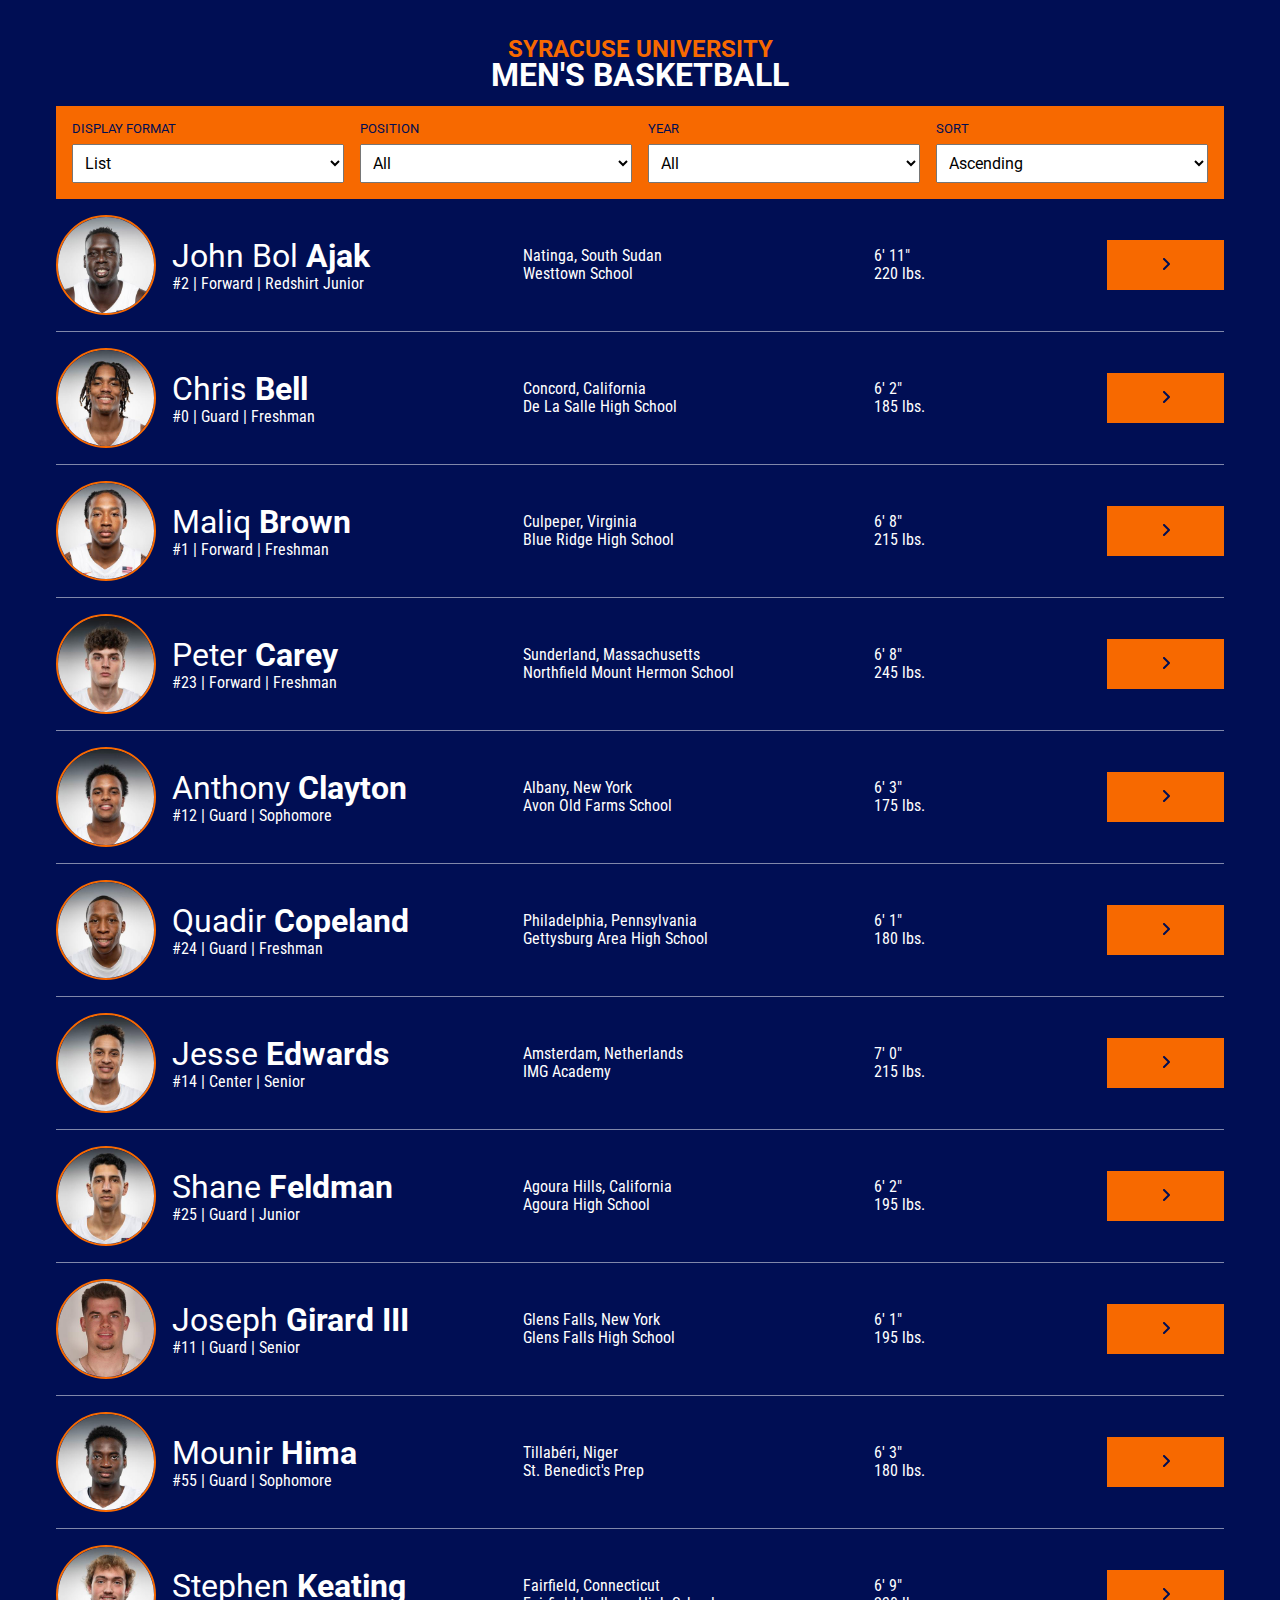
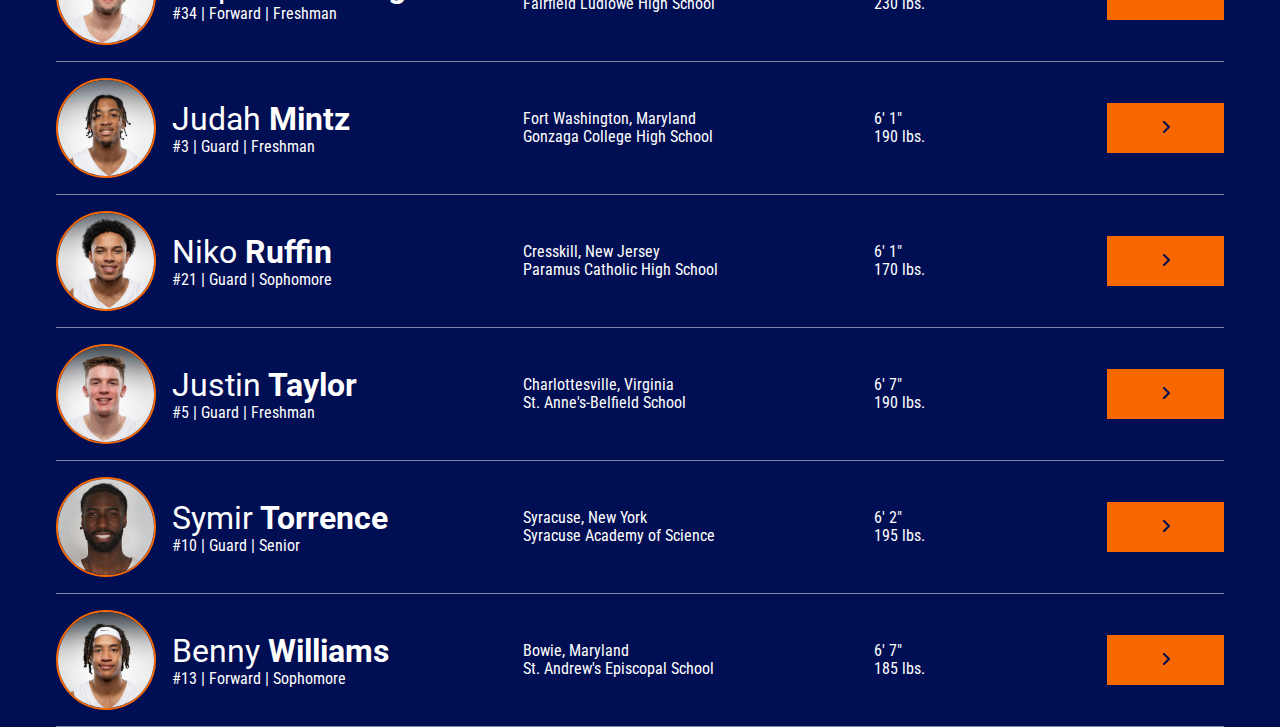
<file: index.html>
<!DOCTYPE html>
<html lang="en">
<head>
    <link rel="preconnect" href="https://fonts.googleapis.com">
<link rel="preconnect" href="https://fonts.gstatic.com" crossorigin>
<link href="https://fonts.googleapis.com/css2?family=Roboto+Condensed:wght@400;700&family=Roboto:wght@400;700&display=swap" rel="stylesheet">
    <meta charset="UTF-8">
    <meta http-equiv="X-UA-Compatible" content="IE=edge">
    <meta name="viewport" content="width=device-width, initial-scale=1.0">
    <title>Document</title>
    <link rel="stylesheet" href="css/normalize.css">
    <link rel="stylesheet" href="css/style.css">
</head>
<body>
    <div class="container">
        <h1><span>Syracuse University</span><br />
        Men's Basketball</h1>
        <div class="filters-bar">
            <div class="filters-group">
                <label class="filter-label" for="displayFormat">Display format</label>
                <select class="filter-select" id="displayFormat">
                    <option value="list" selected>List</option>
                    <option value="grid">Grid</option>
                </select>
            </div> <!-- end of filters group div-->
            <div class="filters-group">
                <label class="filter-label" for="playerPosition">Position</label>
                <select class="filter-select" id="playerPosition"> 
                    <option value="all" selected>All</option>
                    <option value="forward">Forward</option>
                    <option value="guard">Guard</option>
                    <option value="center">Center</option>
                </select>
            </div> <!-- end of filters 2nd group div-->
            <div class="filters-group">
                <label class="filter-label" for="playerYear">Year</label>
                <select class="filter-select" id="playerYear"> 
                    <option value="all" selected>All</option>
                    <option value="freshman">Freshman</option>
                    <option value="sophomore">Sophomore</option>
                    <option value="junior">Junior</option>
                    <option value="junior-red-shirt">Junior Red Shirt</option>
                    <option value="senior">Senior</option>
                </select>
            </div> <!-- end of filters 3rd group div-->
            <div class="filters-group">
                <label class="filter-label" for="playerSort">Sort</label>
                <select class="filter-select" id="playerSort"> 
                    <option value="asc" selected>Ascending</option>
                    <option value="desc">Descending</option>
                </select>
            </div> <!-- end of filters 4th group div-->
        </div> <!-- end of div for filters bar -->
        <div id="playersContainer"></div>
    </div><!-- /.container -->
    <script src="js/main.js"></script>
</body>
</html>
</file>
<file: css/style.css>
:root {
    --su-orange: #F76900;
    --su-blue: #000E54;
    --font-primary: 'Roboto', Arial, sans-serif;
    --font-secondary: 'Roboto Condensed', Arial, sans-serif;
}

h1, h2, h3, h4, h5, h6, p, ul, li {
    padding: 0;
    margin: 0;
    font: inherit;
}
ul, li {
    list-style: none;
}
img {
    vertical-align: top;
}
* {
    box-sizing: border-box;
}
body {
    background-color: var(--su-blue);
}
.container {
    width: 100%;
    padding-left: 1rem;
    padding-right: 1rem;
}
h1 {
    font-size: 2rem;
    font-weight: bold;
    font-family: var(--font-primary);
    color: white;
    text-transform: uppercase;
    line-height: .9;
    padding-top: 2rem;
    padding-bottom: 1rem;
    display: block;
    text-align: center;
}
h1 span {
    color: var(--su-orange);
    font-size: .75em;
}
.filter-label {
    font-family: var(--font-primary);
    display: block;
    font-size: .8rem;
    text-transform: uppercase;
    margin-bottom: .5rem;
    color: var(--su-blue);
}
.filter-select {
    font-family: var(--font-primary);
    font-size: 1rem;
    width: 100%;
    padding: .5rem;
}
.responsive-img {
    width: 100%;
    height: auto;
}
.filters-bar {
    background-color: var(--su-orange);
    padding: 1rem 0;
    padding: 1rem;
    display: flex;
    flex-wrap: wrap;
    gap: 1rem;
}
.filters-group {
    width: 100%;
}
.player-image {
    width: 100px;
    height: auto;
    border-radius: 50%;
    border: 2px solid var(--su-orange);
}
.grid .player-image{
    margin-top: -50px;
}
.player-headline {
    font-family: var(--font-primary);
    font-weight: bold;
    font-size: 2rem;
}
.player-first-name {
    font-weight: 400;
    font-size: .75em;
    display: block;
}
.player-meta {
    font-family: var(--font-secondary);
    font-size: 1rem;
    font-weight: 400;
    color: white;
}
.list .player-headline span {
    display: inline;
}
.list .player-first-name { 
    font-size: 1em;
}
.list {
    /* background-color: tan; */
    color: white;
}
.list article {
    display: flex;
    flex-wrap: wrap;
    align-items: center;
    justify-content: space-between;
    padding: 1rem 0;
    border-bottom: 1px solid rgba(255,255,255,.5);
}
.list article .player-image {
    width: 100px;
}
.list .player-headline span{
    display: inline;
}
.list .player-column{
    display: inline;
}
.grid {
    /* background-color: magenta; */
    display: grid;
    grid-template-columns: 1fr;
    gap: 1rem;
    color: var(--su-blue);
}
.grid .player-main-content {
    background-color: white;
    text-align: center;
    margin-top: 50px;
    padding-bottom: 1rem;
}
.list .player-main-content {
    display: flex;
    gap: 1rem;
    align-items: center;
    width: 100%;
}
.list .player-secondary-column {
    /* width: 30%; */
    display: none;
}
.list .player-tertiary-column {
    /* width: 20%;*/
    display: none;
}
.grid .player-secondary-column, .grid .player-tertiary-column {
    display: none;
}
.grid .player-meta {
    color: var(--su-blue);
}
.player-cta {
    background-color: var(--su-orange);
    display: block;
    padding: 1rem;
    font-family: var(--font-secondary);
    font-size: 1rem;
    text-transform: uppercase;
    color: white;
    text-decoration: none;
    text-align: center;
}
.list .player-cta {
    display: none;
}
.grid .player-cta-icon {
    display: none;
}
.list .player-cta-label {
    display: none;
}
.player-cta-icon {
    height: 1rem;
    width: auto;
}
@media (min-width:700px) {
    /* body {
        background-color: orange;
    } */
    .container {
        width: 700px;
        margin: 0px auto;
    }
    .grid {
        grid-template-columns: repeat(2, 1fr);
    }
} /* end of tablet */
@media (min-width:1000px) {
    /* body {
        background-color: red;
    } */
    .container {
        width: 1000px;
    }
    .filters-bar {
        flex-wrap: nowrap;
    }
    .grid {
        grid-template-columns: repeat(3, 1fr);
    }
    .list .player-main-content {
        width: 40%;
    }
    .list .player-main-content {
        width: 40%;
    }
    .list .player-secondary-column {
        display: block;
         width: 30%; 
    }
    .list .player-tertiary-column {
        display: block;
        width: 20%;
    }
    .list .player-cta {
        display: block;
        width: 10%;
    }
} /* end of laptop */
@media (min-width:1200px) {
    /* body {
        background-color: violet;
    } */
    .container {
        width: 1200px;
    }
} /* end of desktop */
</file>
